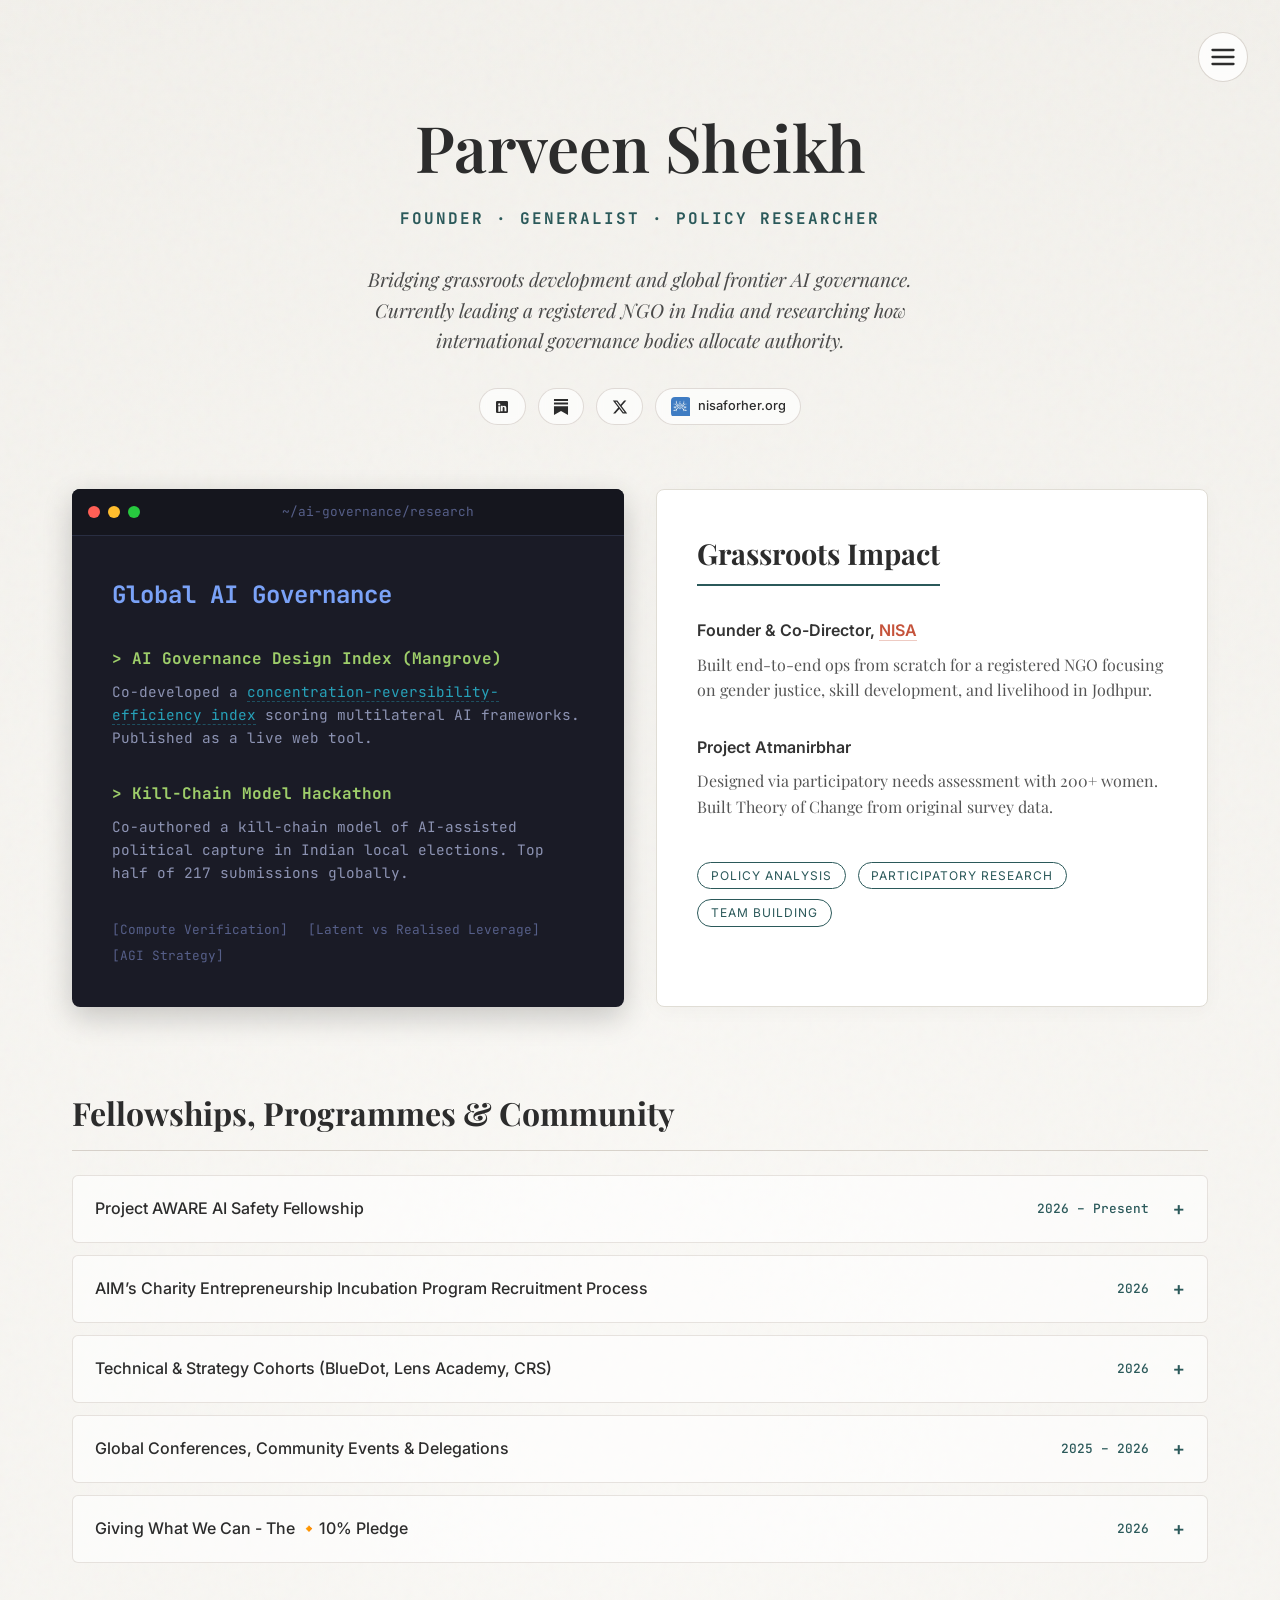
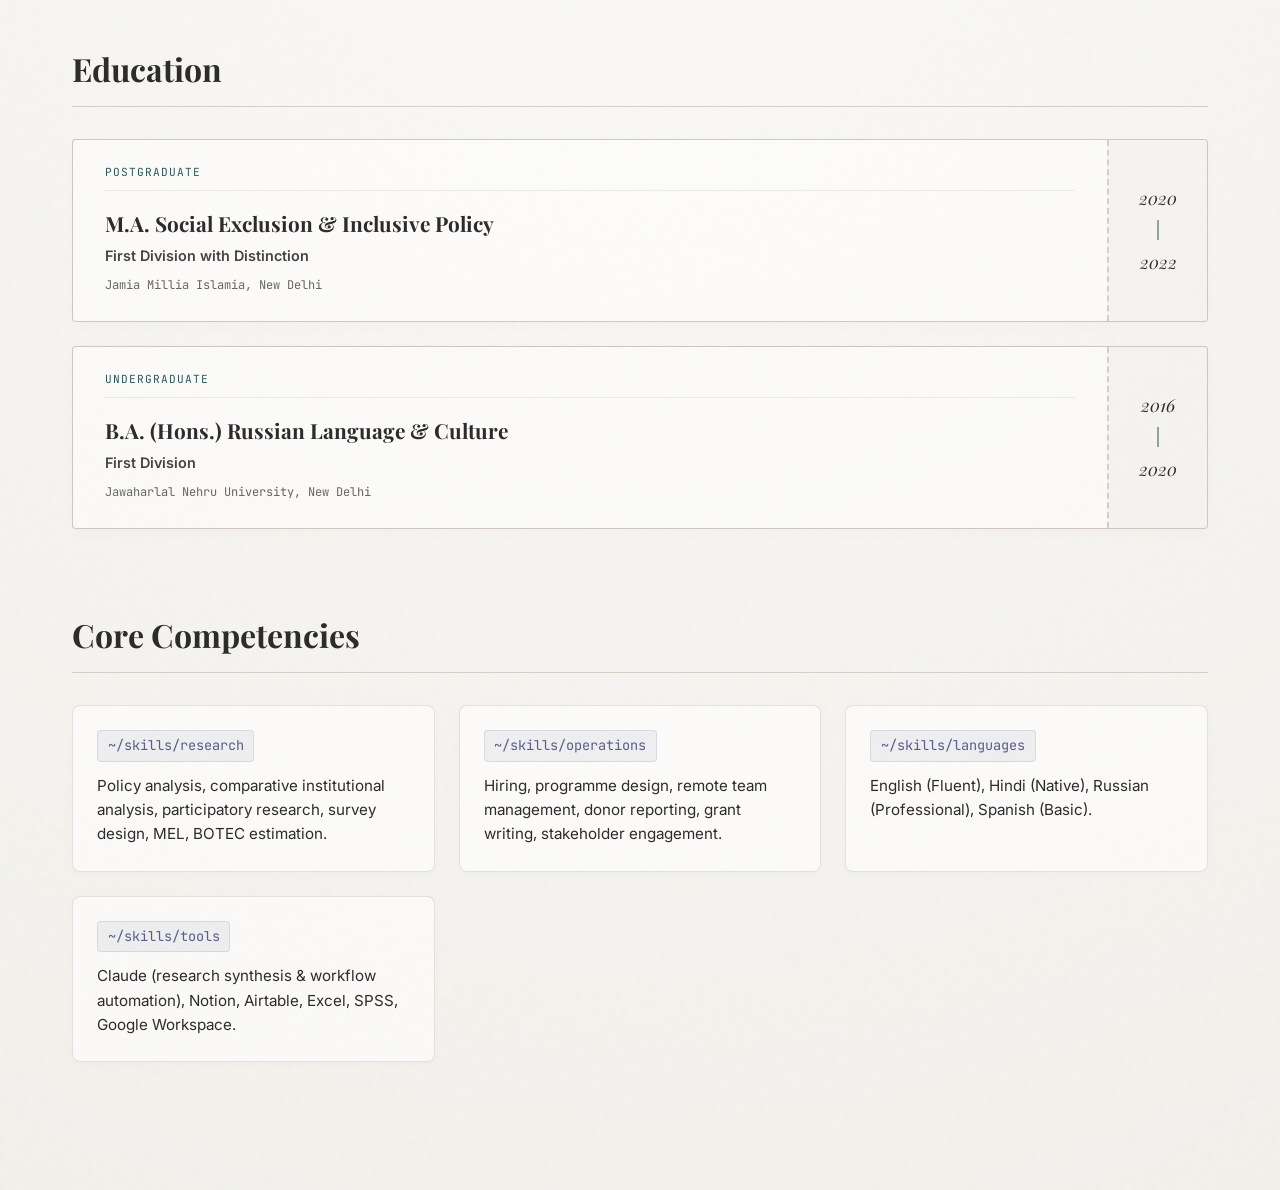
<file: index.html>
<!DOCTYPE html>
<html lang="en">
<head>
    <meta charset="UTF-8">
    <meta name="viewport" content="width=device-width, initial-scale=1.0">
    <title>Parveen Sheikh | Policy & AI Governance</title>
    <!-- Google Fonts: Playfair for Paper, JetBrains Mono for Terminal, Inter for general UI -->
    <link href="https://fonts.googleapis.com/css2?family=Inter:wght@300;400;600&family=JetBrains+Mono:wght@400;700&family=Playfair+Display:ital,wght@0,600;1,400&display=swap" rel="stylesheet">
    <link rel="stylesheet" href="style.css">
</head>
<body>

    <!-- Hamburger Button -->
    <button class="menu-toggle" aria-label="Open Menu">
        <svg viewBox="0 0 24 24" width="28" height="28" stroke="currentColor" stroke-width="2" fill="none" stroke-linecap="round" stroke-linejoin="round">
            <line x1="3" y1="12" x2="21" y2="12"></line>
            <line x1="3" y1="6" x2="21" y2="6"></line>
            <line x1="3" y1="18" x2="21" y2="18"></line>
        </svg>
    </button>

    <!-- Floating Navigation Panel -->
    <nav class="floating-menu">
        <div class="menu-content">
            <a href="index.html" class="menu-link">Home</a>
            <a href="about.html" class="menu-link">About</a>
            <a href="timeline.html" class="menu-link">Timeline & CV</a>
            <a href="contact.html" class="menu-link">Contact & Links</a>
        </div>
    </nav>

    <!-- Hero Section -->
    <header class="hero">
        <h1 class="name">Parveen Sheikh</h1>
        <h2 class="subtitle">Founder · Generalist · Policy Researcher</h2>
        <p class="bio">
            Bridging grassroots development and global frontier AI governance. 
            Currently leading a registered NGO in India and researching how international governance bodies allocate authority.
        </p>

        <div class="social-bar">
            <a href="https://www.linkedin.com/in/parveen-sheikh/" target="_blank" rel="noopener" class="social-chip">
                <svg viewBox="0 0 24 24" width="16" height="16" fill="currentColor"><path d="M19 3a2 2 0 0 1 2 2v14a2 2 0 0 1-2 2H5a2 2 0 0 1-2-2V5a2 2 0 0 1 2-2h14m-.5 15.5v-5.3a3.26 3.26 0 0 0-3.26-3.26c-.85 0-1.84.52-2.28 1.3v-1.11h-2.79v8.37h2.79v-4.93c0-.77.62-1.4 1.39-1.4a1.4 1.4 0 0 1 1.4 1.4v4.93h2.75M6.46 10.9v8.37H9.2V10.9H6.46M7.83 6.45a1.65 1.65 0 0 0-1.66 1.66 1.66 1.66 0 0 0 1.66 1.66 1.67 1.67 0 0 0 1.67-1.66 1.66 1.66 0 0 0-1.67-1.66Z"/></svg>
            </a>
            <a href="https://parveen98.substack.com" target="_blank" rel="noopener" class="social-chip">
                <svg viewBox="0 0 24 24" width="16" height="16" fill="currentColor"><path d="M22.539 8.242H1.46V5.406h21.08v2.836zM1.46 10.812V24L12 18.11 22.54 24V10.812H1.46zM22.54 0H1.46v2.836h21.08V0z"/></svg>
            </a>
            <a href="https://x.com/sheikh_par20618" target="_blank" rel="noopener" class="social-chip">
                <svg viewBox="0 0 24 24" width="16" height="16" fill="currentColor"><path d="M18.244 2.25h3.308l-7.227 8.26 8.502 11.24H16.17l-5.214-6.817L4.99 21.75H1.68l7.73-8.835L1.254 2.25H8.08l4.713 6.231zm-1.161 17.52h1.833L7.084 4.126H5.117z"/></svg>
            </a>
            <a href="https://nisaforher.org" target="_blank" rel="noopener" class="social-chip">
                <img src="assests\img\NisaLogoBlue.webp" alt="NISA Logo" width="20" height="20" style="border-radius: 4px; object-fit: cover;">
                <span>nisaforher.org</span>
            </a>
        </div>
    </header>

    <!-- The Macro / Micro Split Section -->
    <section class="work-split">
        
        <!-- Terminal Aesthetic (Macro / AI) -->
        <div class="track ai-track">
            <div class="window-header">
                <span class="dot red"></span>
                <span class="dot yellow"></span>
                <span class="dot green"></span>
                <span class="window-title">~/ai-governance/research</span>
            </div>
            <div class="terminal-content">
                <h3>Global AI Governance</h3>
                <div class="project">
                    <h4>> AI Governance Design Index (Mangrove)</h4>
                    <p>Co-developed a <a href="https://governance-index.camilla-balbis.workers.dev/" class="text-link">concentration-reversibility-efficiency index</a> scoring multilateral AI frameworks. Published as a live web tool.</p>
                </div>
                <div class="project">
                    <h4>> Kill-Chain Model Hackathon</h4>
                    <p>Co-authored a kill-chain model of AI-assisted political capture in Indian local elections. Top half of 217 submissions globally.</p>
                </div>
                <div class="tech-stack">
                    <span>[Compute Verification]</span> <span>[Latent vs Realised Leverage]</span> <span>[AGI Strategy]</span>
                </div>
            </div>
        </div>

        <div class="track ngo-track">
            <div class="paper-content">
                <h3>Grassroots Impact</h3>
                <div class="project">
                    <h4>Founder & Co-Director, <a href="https://www.nisaforher.org/" class="text-link">NISA</a></h4>
                    <p>Built end-to-end ops from scratch for a registered NGO focusing on gender justice, skill development, and livelihood in Jodhpur.</p>
                </div>
                <div class="project">
                    <h4>Project Atmanirbhar</h4>
                    <p>Designed via participatory needs assessment with 200+ women. Built Theory of Change from original survey data.</p>
                </div>
                <div class="tags">
                    <span>Policy Analysis</span> <span>Participatory Research</span> <span>Team Building</span>
                </div>
            </div>
        </div>

    </section>

    <section class="accordion-section">
        <h3 class="section-title">Fellowships, Programmes & Community</h3>
        
        <div class="accordion-group">
            
            <details>
                <summary>
                    <span class="summary-left">Project AWARE AI Safety Fellowship</span>
                    <span class="summary-date">2026 – Present</span>
                </summary>
                <div class="details-content">
                    <p>Policy and operations fellowship focused on international AI safety programme delivery, coordinating across international cohorts and multilateral frameworks.</p>
                </div>
            </details>

            <details>
                <summary>
                    <span class="summary-left">AIM’s Charity Entrepreneurship Incubation Program Recruitment Process</span>
                    <span class="summary-date">2026</span>
                </summary>
                <div class="details-content">
                    <p>Reached round 4/5 in the recruitment. I was among the top 3% candidates globally.</p>
                </div>
            </details>

            <details>
                <summary>
                    <span class="summary-left">Technical & Strategy Cohorts (BlueDot, Lens Academy, CRS)</span>
                    <span class="summary-date">2026</span>
                </summary>
                <div class="details-content">
                    <p>Completed intensive training in AGI Strategy (BlueDot Impact), Compute Verification protocols (Lens Academy), and Suffering-Focused Ethics (Center for Reducing Suffering).</p>
                </div>
            </details>

            <details>
                <summary>
                    <span class="summary-left">Global Conferences, Community Events & Delegations</span>
                    <span class="summary-date">2025 – 2026</span>
                </summary>
                <div class="details-content">
                    <p><strong>Previous:</strong> EAGxIndia 2025 and EAGxIndia 2026</p>
                    <p><strong>Upcoming:</strong> EAG NYC, Swiss AI Safety Days, EAGxBerlin</p>
                </div>
            </details>

            <details>
                <summary>
                    <span class="summary-left">Giving What We Can - The 🔸10% Pledge</span>
                    <span class="summary-date">2026</span>
                </summary>
                <div class="details-content">
                    <p>I’ve pledged to Donate 10% of my Annual Income to High-Impact Charities.</p>
                </div>
            </details>

        </div>
    </section>

    <!-- Education Section -->
    <section class="education-section">
        <h3 class="section-title">Education</h3>
        
        <div class="tickets-container">
            <!-- Degree 1 -->
            <div class="degree-ticket">
                <div class="ticket-main">
                    <div class="ticket-meta">
                        <span>POSTGRADUATE</span>
                    </div>
                    <h4>M.A. Social Exclusion & Inclusive Policy</h4>
                    <p>First Division with Distinction</p>
                    <span class="institution">Jamia Millia Islamia, New Delhi</span>
                </div>
                <div class="ticket-stub">
                    <span class="stub-year">2020</span>
                    <div class="stub-line"></div>
                    <span class="stub-year">2022</span>
                </div>
            </div>

            <!-- Degree 2 -->
            <div class="degree-ticket">
                <div class="ticket-main">
                    <div class="ticket-meta">
                        <span>UNDERGRADUATE</span>
                    </div>
                    <h4>B.A. (Hons.) Russian Language & Culture</h4>
                    <p>First Division</p>
                    <span class="institution">Jawaharlal Nehru University, New Delhi</span>
                </div>
                <div class="ticket-stub">
                    <span class="stub-year">2016</span>
                    <div class="stub-line"></div>
                    <span class="stub-year">2020</span>
                </div>
            </div>
        </div>
    </section>

    <!-- Skills Section -->
    <section class="skills-section">
        <h3 class="section-title">Core Competencies</h3>
        
        <div class="skills-grid">
            <!-- Category 1 -->
            <div class="skill-card">
                <div class="skill-category">~/skills/research</div>
                <p>Policy analysis, comparative institutional analysis, participatory research, survey design, MEL, BOTEC estimation.</p>
            </div>
            
            <!-- Category 2 -->
            <div class="skill-card">
                <div class="skill-category">~/skills/operations</div>
                <p>Hiring, programme design, remote team management, donor reporting, grant writing, stakeholder engagement.</p>
            </div>

            <!-- Category 3 -->
            <div class="skill-card">
                <div class="skill-category">~/skills/languages</div>
                <p>English (Fluent), Hindi (Native), Russian (Professional), Spanish (Basic).</p>
            </div>

            <!-- Category 4 -->
            <div class="skill-card">
                <div class="skill-category">~/skills/tools</div>
                <p>Claude (research synthesis & workflow automation), Notion, Airtable, Excel, SPSS, Google Workspace.</p>
            </div>
        </div>
    </section>

    <script src="script.js"></script>

</body>
</html>
</file>
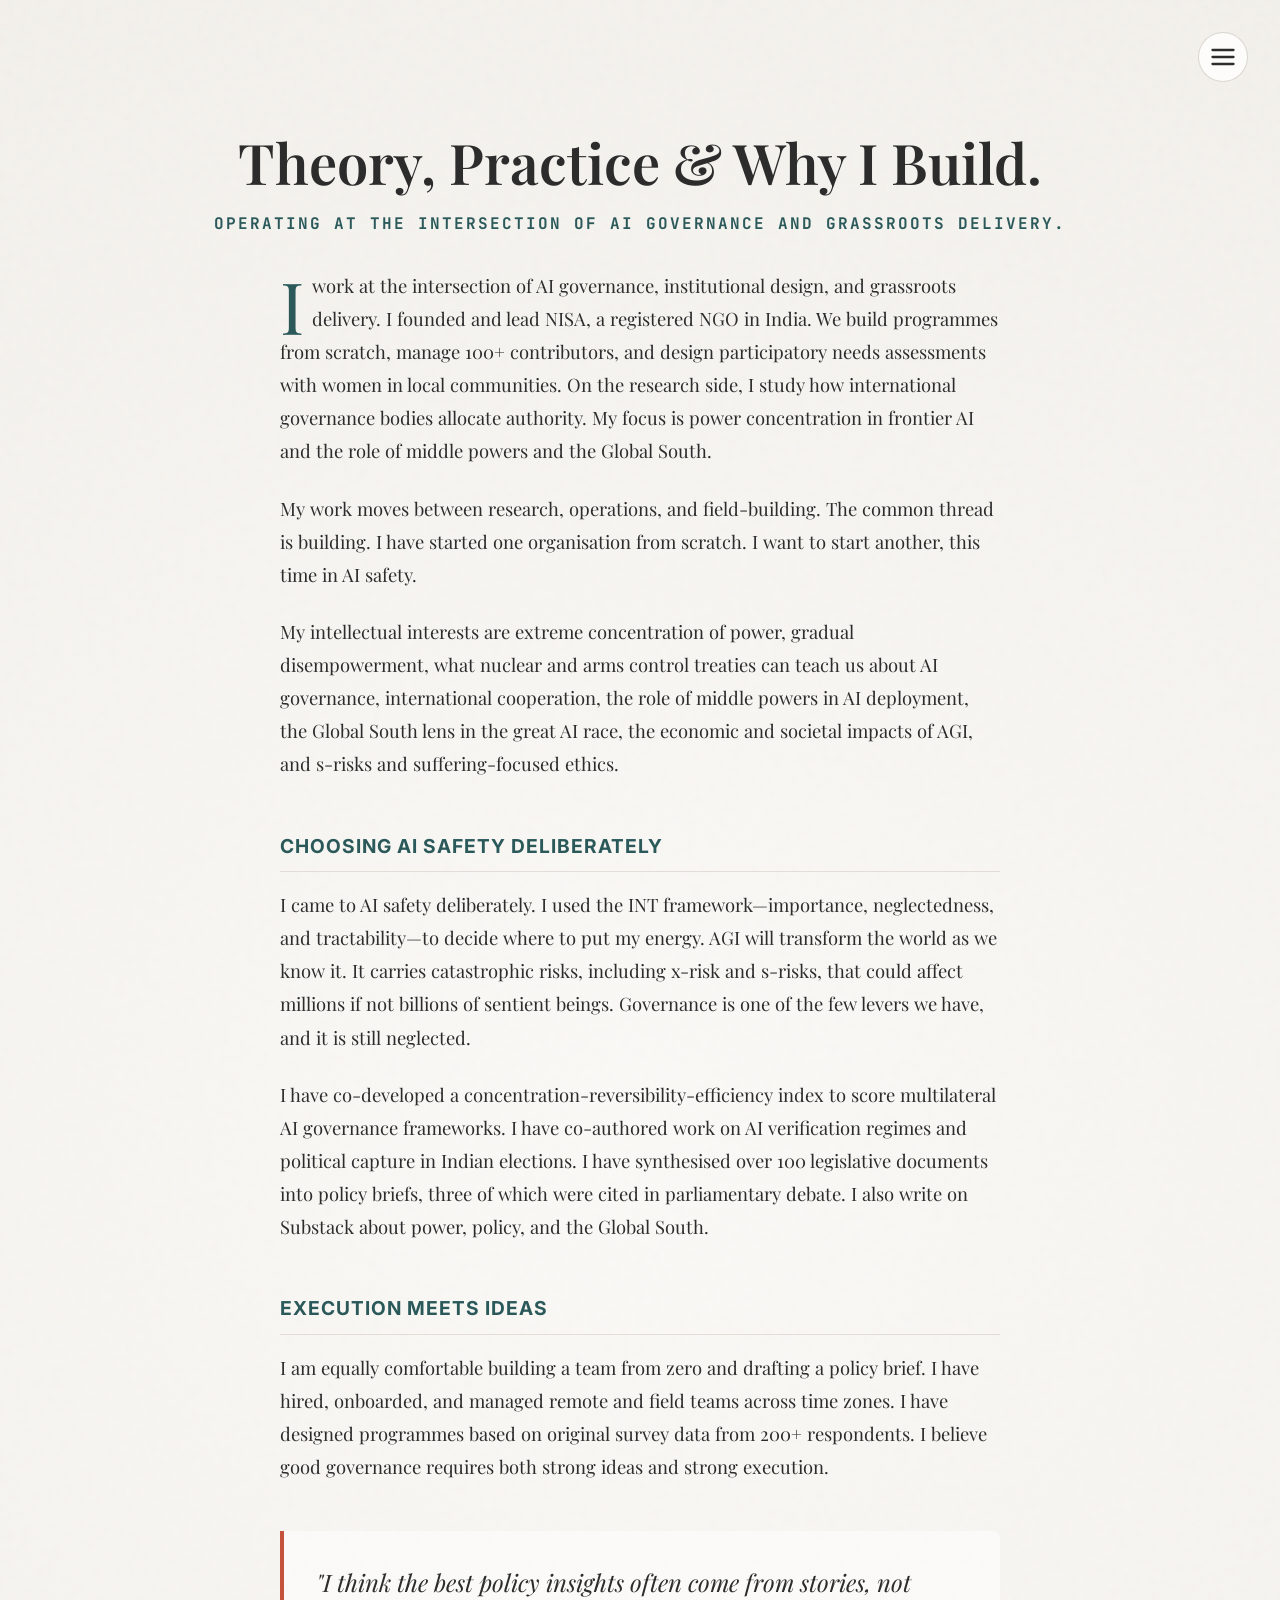
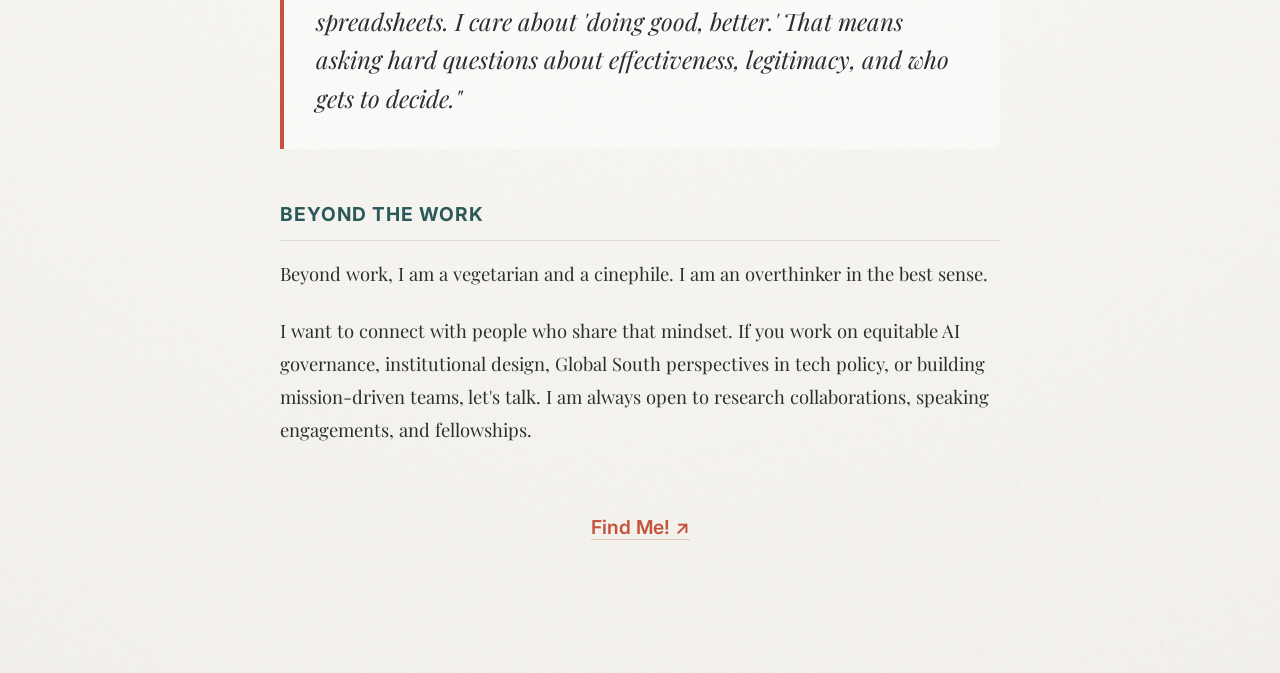
<file: about.html>
<!DOCTYPE html>
<html lang="en">
<head>
    <meta charset="UTF-8">
    <meta name="viewport" content="width=device-width, initial-scale=1.0">
    <title>About | Parveen Sheikh</title>
    <!-- Google Fonts -->
    <link href="https://fonts.googleapis.com/css2?family=Inter:wght@300;400;600&family=JetBrains+Mono:wght@400;700&family=Playfair+Display:ital,wght@0,600;1,400&display=swap" rel="stylesheet">
    <link rel="stylesheet" href="style.css">
</head>
<body>

    <!-- Hamburger Button -->
    <button class="menu-toggle" aria-label="Open Menu">
        <svg viewBox="0 0 24 24" width="28" height="28" stroke="currentColor" stroke-width="2" fill="none" stroke-linecap="round" stroke-linejoin="round">
            <line x1="3" y1="12" x2="21" y2="12"></line>
            <line x1="3" y1="6" x2="21" y2="6"></line>
            <line x1="3" y1="18" x2="21" y2="18"></line>
        </svg>
    </button>

    <!-- Floating Navigation Panel -->
    <nav class="floating-menu">
        <div class="menu-content">
            <a href="index.html" class="menu-link">Home</a>
            <a href="about.html" class="menu-link">About</a>
            <a href="timeline.html" class="menu-link">Timeline & CV</a>
            <a href="contact.html" class="menu-link">Contact & Links</a>
        </div>
    </nav>

    <!-- Editorial Header -->
    <header class="hero about-hero">
        <h1 class="name">Theory, Practice & Why I Build.</h1>
        <h2 class="subtitle">Operating at the intersection of AI governance and grassroots delivery.</h2>
    </header>

    <!-- About Content (Editorial Layout) -->
    <article class="editorial-content">
        
        <p class="drop-cap">
            I work at the intersection of AI governance, institutional design, and grassroots delivery. I founded and lead NISA, a registered NGO in India. We build programmes from scratch, manage 100+ contributors, and design participatory needs assessments with women in local communities. On the research side, I study how international governance bodies allocate authority. My focus is power concentration in frontier AI and the role of middle powers and the Global South.
        </p>

        <p>
            My work moves between research, operations, and field-building. The common thread is building. I have started one organisation from scratch. I want to start another, this time in AI safety.
        </p>

        <p>
            My intellectual interests are extreme concentration of power, gradual disempowerment, what nuclear and arms control treaties can teach us about AI governance, international cooperation, the role of middle powers in AI deployment, the Global South lens in the great AI race, the economic and societal impacts of AGI, and s-risks and suffering-focused ethics.
        </p>

        <h3>Choosing AI Safety Deliberately</h3>
        <p>
            I came to AI safety deliberately. I used the INT framework—importance, neglectedness, and tractability—to decide where to put my energy. AGI will transform the world as we know it. It carries catastrophic risks, including x-risk and s-risks, that could affect millions if not billions of sentient beings. Governance is one of the few levers we have, and it is still neglected.
        </p>
        <p>
            I have co-developed a concentration-reversibility-efficiency index to score multilateral AI governance frameworks. I have co-authored work on AI verification regimes and political capture in Indian elections. I have synthesised over 100 legislative documents into policy briefs, three of which were cited in parliamentary debate. I also write on Substack about power, policy, and the Global South.
        </p>

        <h3>Execution Meets Ideas</h3>
        <p>
            I am equally comfortable building a team from zero and drafting a policy brief. I have hired, onboarded, and managed remote and field teams across time zones. I have designed programmes based on original survey data from 200+ respondents. I believe good governance requires both strong ideas and strong execution.
        </p>

        <blockquote class="pull-quote">
            "I think the best policy insights often come from stories, not spreadsheets. I care about 'doing good, better.' That means asking hard questions about effectiveness, legitimacy, and who gets to decide."
        </blockquote>

        <h3>Beyond the Work</h3>
        <p>
            Beyond work, I am a vegetarian and a cinephile. I am an overthinker in the best sense. 
        </p>
        <p>
            I want to connect with people who share that mindset. If you work on equitable AI governance, institutional design, Global South perspectives in tech policy, or building mission-driven teams, let's talk. I am always open to research collaborations, speaking engagements, and fellowships.
        </p>

        <div class="about-cta">
            <a href="contact.html" class="text-link">Find Me! ↗</a>
        </div>

    </article>

    <script src="script.js"></script>
</body>
</html>
</file>
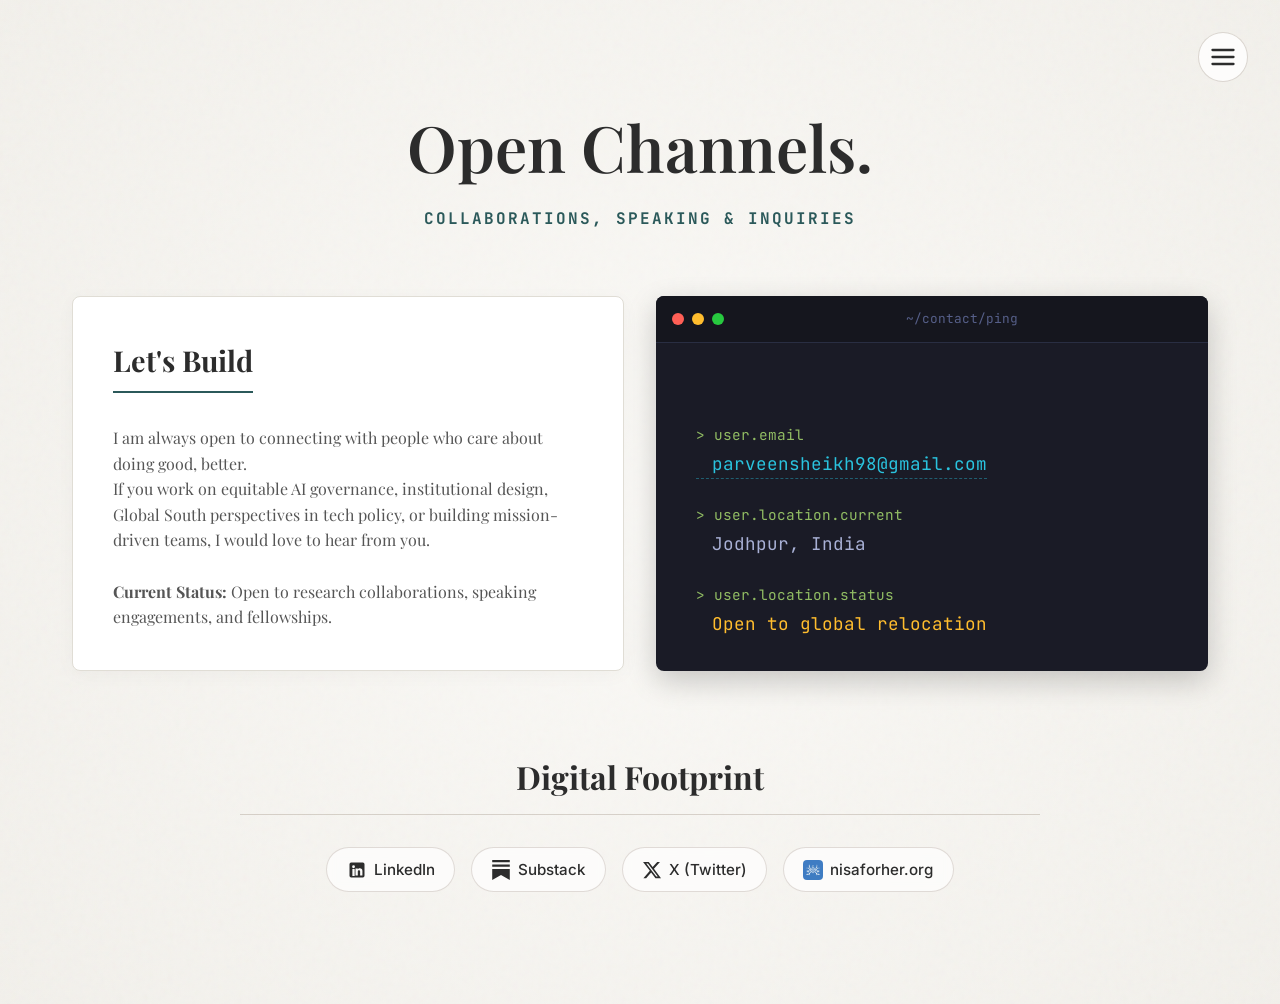
<file: contact.html>
<!DOCTYPE html>
<html lang="en">
<head>
    <meta charset="UTF-8">
    <meta name="viewport" content="width=device-width, initial-scale=1.0">
    <title>Contact | Parveen Sheikh</title>
    <!-- Google Fonts -->
    <link href="https://fonts.googleapis.com/css2?family=Inter:wght@300;400;600&family=JetBrains+Mono:wght@400;700&family=Playfair+Display:ital,wght@0,600;1,400&display=swap" rel="stylesheet">
    <link rel="stylesheet" href="style.css">
</head>
<body>

    <!-- Hamburger Button -->
    <button class="menu-toggle" aria-label="Open Menu">
        <svg viewBox="0 0 24 24" width="28" height="28" stroke="currentColor" stroke-width="2" fill="none" stroke-linecap="round" stroke-linejoin="round">
            <line x1="3" y1="12" x2="21" y2="12"></line>
            <line x1="3" y1="6" x2="21" y2="6"></line>
            <line x1="3" y1="18" x2="21" y2="18"></line>
        </svg>
    </button>

    <!-- Floating Navigation Panel -->
    <nav class="floating-menu">
        <div class="menu-content">
            <a href="index.html" class="menu-link">Home</a>
            <a href="about.html" class="menu-link">About</a>
            <a href="timeline.html" class="menu-link">Timeline & CV</a>
            <a href="contact.html" class="menu-link">Contact & Links</a>
        </div>
    </nav>

    <!-- Header -->
    <header class="hero">
        <h1 class="name">Open Channels.</h1>
        <h2 class="subtitle">Collaborations, Speaking & Inquiries</h2>
    </header>

    <!-- Contact Split Section -->
    <section class="work-split contact-split">
        
        <!-- Left Side: Editorial Pitch -->
        <div class="track ngo-track">
            <div class="paper-content">
                <h3>Let's Build</h3>
                <p>I am always open to connecting with people who care about doing good, better.</p>
                <p>If you work on equitable AI governance, institutional design, Global South perspectives in tech policy, or building mission-driven teams, I would love to hear from you.</p>
                <br>
                <p><strong>Current Status:</strong> Open to research collaborations, speaking engagements, and fellowships.</p>
            </div>
        </div>

        <!-- Right Side: Terminal Contact Info -->
        <div class="track ai-track">
            <div class="window-header">
                <span class="dot red"></span>
                <span class="dot yellow"></span>
                <span class="dot green"></span>
                <span class="window-title">~/contact/ping</span>
            </div>
            <div class="terminal-content contact-terminal">
                <div class="terminal-line">
                    <span class="prompt">> user.email</span>
                    <a href="mailto:parveensheikh98@gmail.com" class="text-link">parveensheikh98@gmail.com</a>
                </div>
                <div class="terminal-line">
                    <span class="prompt">> user.location.current</span>
                    <span class="output">Jodhpur, India</span>
                </div>
                <div class="terminal-line">
                    <span class="prompt">> user.location.status</span>
                    <span class="output highlight">Open to global relocation</span>
                </div>
            </div>
        </div>

    </section>

    <!-- Digital Footprint (Socials) -->
    <section class="digital-footprint">
        <h3 class="section-title text-center">Digital Footprint</h3>
        
        <div class="social-bar large-socials">
            <a href="https://www.linkedin.com/in/parveen-sheikh/" target="_blank" rel="noopener" class="social-chip">
                <svg viewBox="0 0 24 24" width="20" height="20" fill="currentColor"><path d="M19 3a2 2 0 0 1 2 2v14a2 2 0 0 1-2 2H5a2 2 0 0 1-2-2V5a2 2 0 0 1 2-2h14m-.5 15.5v-5.3a3.26 3.26 0 0 0-3.26-3.26c-.85 0-1.84.52-2.28 1.3v-1.11h-2.79v8.37h2.79v-4.93c0-.77.62-1.4 1.39-1.4a1.4 1.4 0 0 1 1.4 1.4v4.93h2.75M6.46 10.9v8.37H9.2V10.9H6.46M7.83 6.45a1.65 1.65 0 0 0-1.66 1.66 1.66 1.66 0 0 0 1.66 1.66 1.67 1.67 0 0 0 1.67-1.66 1.66 1.66 0 0 0-1.67-1.66Z"/></svg>
                <span>LinkedIn</span>
            </a>
            <a href="https://parveen98.substack.com" target="_blank" rel="noopener" class="social-chip">
                <svg viewBox="0 0 24 24" width="20" height="20" fill="currentColor"><path d="M22.539 8.242H1.46V5.406h21.08v2.836zM1.46 10.812V24L12 18.11 22.54 24V10.812H1.46zM22.54 0H1.46v2.836h21.08V0z"/></svg>
                <span>Substack</span>
            </a>
            <a href="https://x.com/sheikh_par20618" target="_blank" rel="noopener" class="social-chip">
                <svg viewBox="0 0 24 24" width="20" height="20" fill="currentColor"><path d="M18.244 2.25h3.308l-7.227 8.26 8.502 11.24H16.17l-5.214-6.817L4.99 21.75H1.68l7.73-8.835L1.254 2.25H8.08l4.713 6.231zm-1.161 17.52h1.833L7.084 4.126H5.117z"/></svg>
                <span>X (Twitter)</span>
            </a>
            <a href="https://nisaforher.org" target="_blank" rel="noopener" class="social-chip">
                <img src="assests\img\NisaLogoBlue.webp" alt="NISA Logo" width="20" height="20" style="border-radius: 4px; object-fit: cover;">
                <span>nisaforher.org</span>
            </a>
        </div>
    </section>

    <script src="script.js"></script>
</body>
</html>
</file>
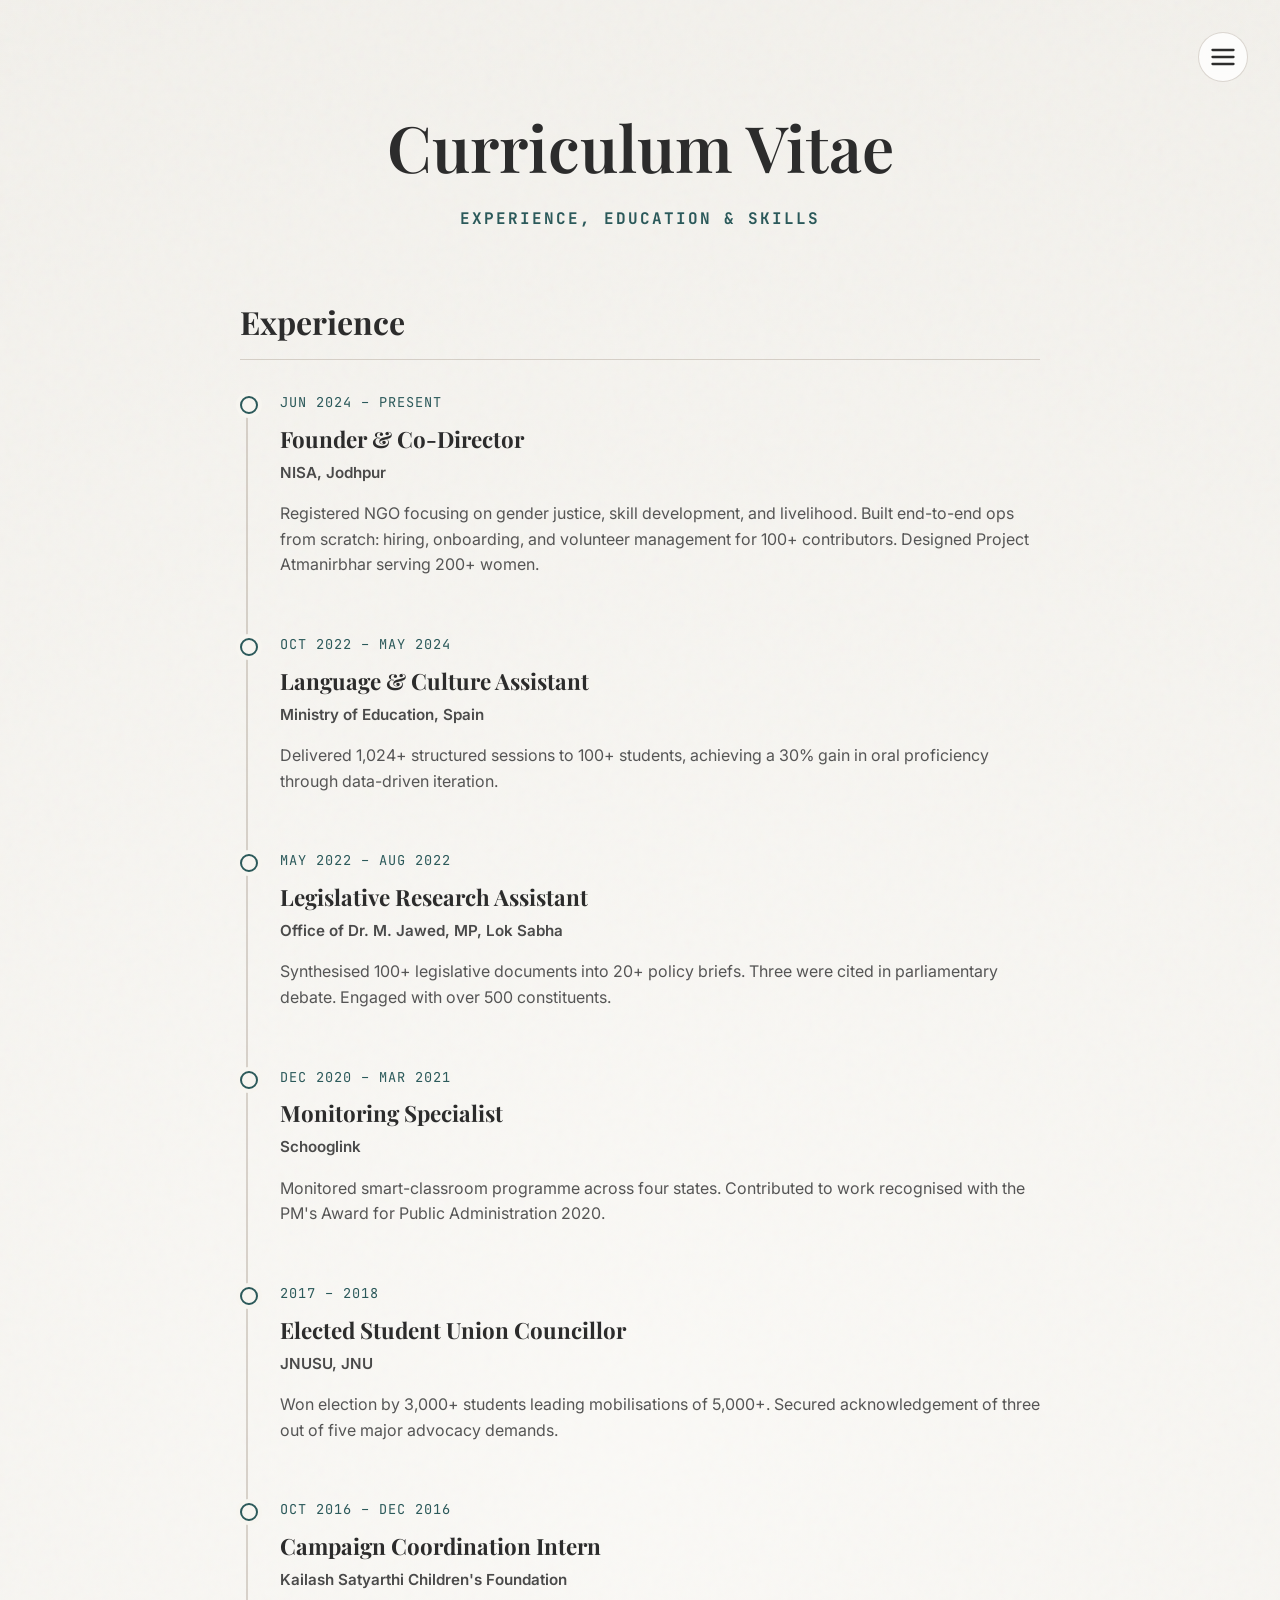
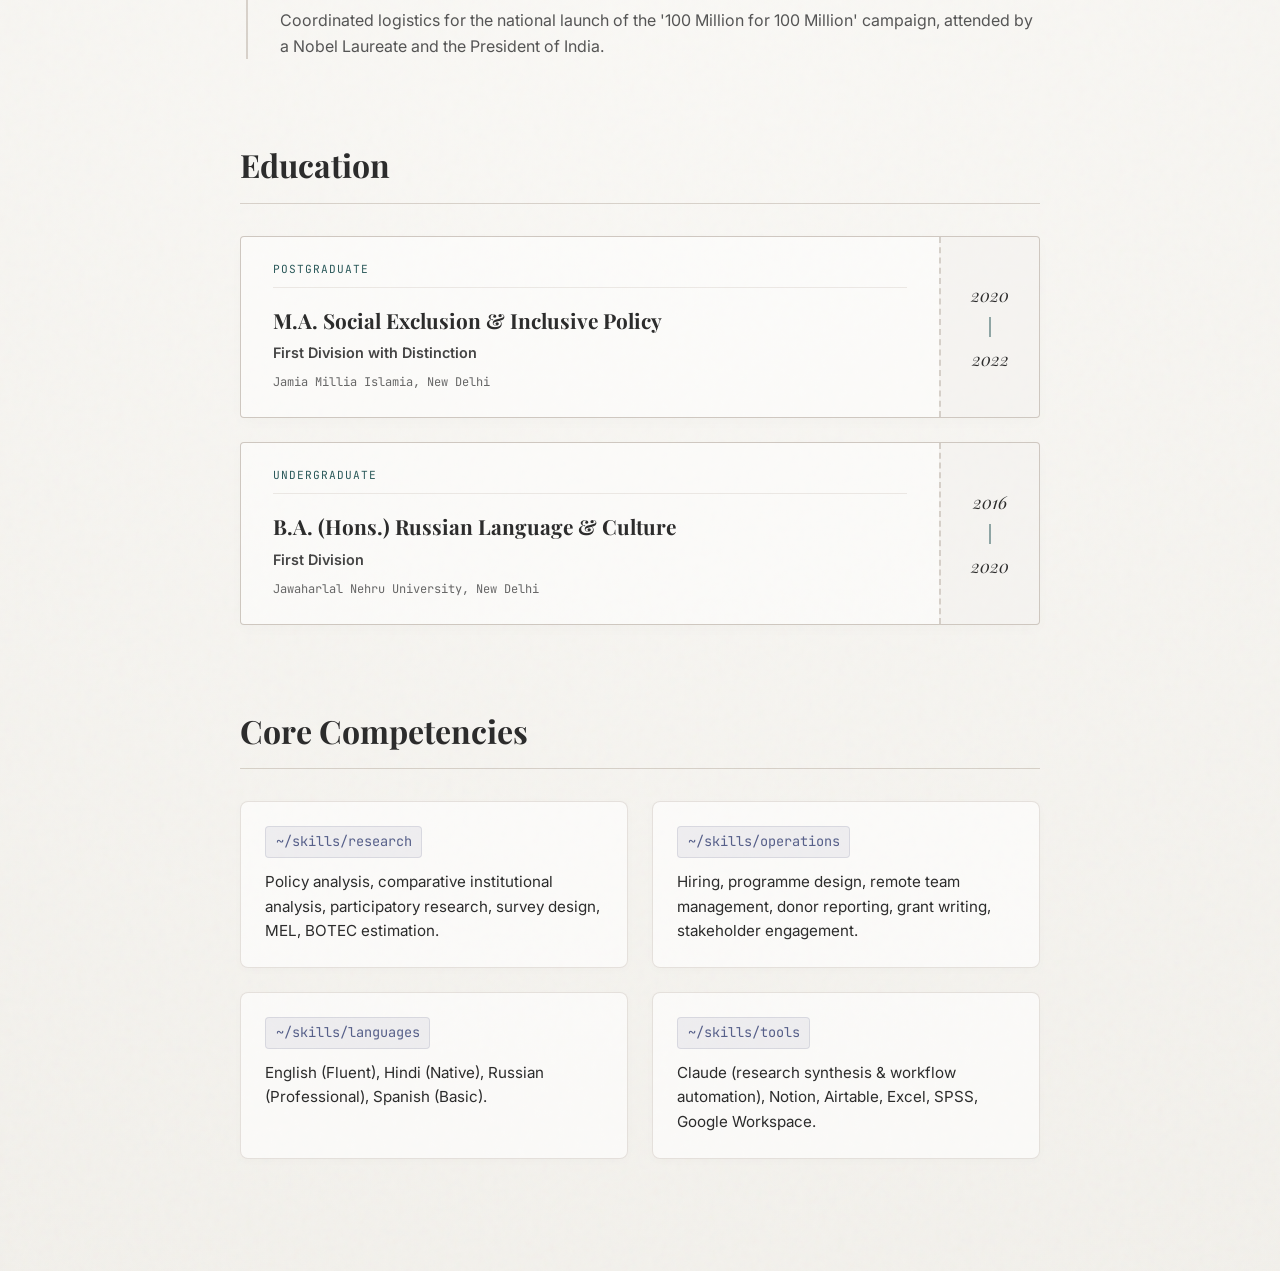
<file: timeline.html>
<!DOCTYPE html>
<html lang="en">
<head>
    <meta charset="UTF-8">
    <meta name="viewport" content="width=device-width, initial-scale=1.0">
    <title>Timeline & CV | Parveen Sheikh</title>
    <!-- Google Fonts -->
    <link href="https://fonts.googleapis.com/css2?family=Inter:wght@300;400;600&family=JetBrains+Mono:wght@400;700&family=Playfair+Display:ital,wght@0,600;1,400&display=swap" rel="stylesheet">
    <link rel="stylesheet" href="style.css">
</head>
<body>

    <!-- Hamburger Button -->
    <button class="menu-toggle" aria-label="Open Menu">
        <svg viewBox="0 0 24 24" width="28" height="28" stroke="currentColor" stroke-width="2" fill="none" stroke-linecap="round" stroke-linejoin="round">
            <line x1="3" y1="12" x2="21" y2="12"></line>
            <line x1="3" y1="6" x2="21" y2="6"></line>
            <line x1="3" y1="18" x2="21" y2="18"></line>
        </svg>
    </button>

    <!-- Floating Navigation Panel -->
    <nav class="floating-menu">
        <div class="menu-content">
            <a href="index.html" class="menu-link">Home</a>
            <a href="about.html" class="menu-link">About</a>
            <a href="timeline.html" class="menu-link">Timeline & CV</a>
            <a href="contact.html" class="menu-link">Contact & Links</a>
        </div>
    </nav>

    <header class="hero">
        <h1 class="name">Curriculum Vitae</h1>
        <h2 class="subtitle">Experience, Education & Skills</h2>
    </header>

    <!-- Experience Timeline -->
    <section class="cv-section">
        <h3 class="section-title">Experience</h3>
        
        <div class="vertical-timeline">
            
            <div class="timeline-event">
                <div class="event-date">Jun 2024 – Present</div>
                <div class="event-content">
                    <h4>Founder & Co-Director</h4>
                    <span class="event-org">NISA, Jodhpur</span>
                    <p>Registered NGO focusing on gender justice, skill development, and livelihood. Built end-to-end ops from scratch: hiring, onboarding, and volunteer management for 100+ contributors. Designed Project Atmanirbhar serving 200+ women.</p>
                </div>
            </div>

            <div class="timeline-event">
                <div class="event-date">Oct 2022 – May 2024</div>
                <div class="event-content">
                    <h4>Language & Culture Assistant</h4>
                    <span class="event-org">Ministry of Education, Spain</span>
                    <p>Delivered 1,024+ structured sessions to 100+ students, achieving a 30% gain in oral proficiency through data-driven iteration.</p>
                </div>
            </div>

            <div class="timeline-event">
                <div class="event-date">May 2022 – Aug 2022</div>
                <div class="event-content">
                    <h4>Legislative Research Assistant</h4>
                    <span class="event-org">Office of Dr. M. Jawed, MP, Lok Sabha</span>
                    <p>Synthesised 100+ legislative documents into 20+ policy briefs. Three were cited in parliamentary debate. Engaged with over 500 constituents.</p>
                </div>
            </div>

            <div class="timeline-event">
                <div class="event-date">Dec 2020 – Mar 2021</div>
                <div class="event-content">
                    <h4>Monitoring Specialist</h4>
                    <span class="event-org">Schooglink</span>
                    <p>Monitored smart-classroom programme across four states. Contributed to work recognised with the PM's Award for Public Administration 2020.</p>
                </div>
            </div>

            <div class="timeline-event">
                <div class="event-date">2017 – 2018</div>
                <div class="event-content">
                    <h4>Elected Student Union Councillor</h4>
                    <span class="event-org">JNUSU, JNU</span>
                    <p>Won election by 3,000+ students leading mobilisations of 5,000+. Secured acknowledgement of three out of five major advocacy demands.</p>
                </div>
            </div>

            <div class="timeline-event">
                <div class="event-date">Oct 2016 – Dec 2016</div>
                <div class="event-content">
                    <h4>Campaign Coordination Intern</h4>
                    <span class="event-org">Kailash Satyarthi Children's Foundation</span>
                    <p>Coordinated logistics for the national launch of the '100 Million for 100 Million' campaign, attended by a Nobel Laureate and the President of India.</p>
                </div>
            </div>

        </div>
    </section>

    <!-- Education (Museum Tickets) -->
    <section class="cv-section education-section">
        <h3 class="section-title">Education</h3>
        <div class="tickets-container">
            <div class="degree-ticket">
                <div class="ticket-main">
                    <div class="ticket-meta"><span>POSTGRADUATE</span></div>
                    <h4>M.A. Social Exclusion & Inclusive Policy</h4>
                    <p>First Division with Distinction</p>
                    <span class="institution">Jamia Millia Islamia, New Delhi</span>
                </div>
                <div class="ticket-stub">
                    <span class="stub-year">2020</span><div class="stub-line"></div><span class="stub-year">2022</span>
                </div>
            </div>

            <div class="degree-ticket">
                <div class="ticket-main">
                    <div class="ticket-meta"><span>UNDERGRADUATE</span></div>
                    <h4>B.A. (Hons.) Russian Language & Culture</h4>
                    <p>First Division</p>
                    <span class="institution">Jawaharlal Nehru University, New Delhi</span>
                </div>
                <div class="ticket-stub">
                    <span class="stub-year">2016</span><div class="stub-line"></div><span class="stub-year">2020</span>
                </div>
            </div>
        </div>
    </section>

    <!-- Skills (Terminal Grid) -->
    <section class="cv-section skills-section">
        <h3 class="section-title">Core Competencies</h3>
        <div class="skills-grid">
            <div class="skill-card">
                <div class="skill-category">~/skills/research</div>
                <p>Policy analysis, comparative institutional analysis, participatory research, survey design, MEL, BOTEC estimation.</p>
            </div>
            <div class="skill-card">
                <div class="skill-category">~/skills/operations</div>
                <p>Hiring, programme design, remote team management, donor reporting, grant writing, stakeholder engagement.</p>
            </div>
            <div class="skill-card">
                <div class="skill-category">~/skills/languages</div>
                <p>English (Fluent), Hindi (Native), Russian (Professional), Spanish (Basic).</p>
            </div>
            <div class="skill-card">
                <div class="skill-category">~/skills/tools</div>
                <p>Claude (research synthesis & workflow automation), Notion, Airtable, Excel, SPSS, Google Workspace.</p>
            </div>
        </div>
    </section>

    <script src="script.js"></script>
</body>
</html>
</file>
<file: style.css>
/* --- Variables --- */
:root {
    /* Paper Theme Colors */
    --bg-paper: #f7f5f0;
    --text-dark: #2c2c2c;
    --accent-paper: #2b595a;

    /* Terminal Theme Colors */
    --bg-terminal: #1a1b26;
    --text-terminal: #a9b1d6;
    --accent-terminal: #7aa2f7;
    --terminal-green: #9ece6a;

    /* Fonts */
    --font-serif: 'Playfair Display', serif;
    --font-sans: 'Inter', sans-serif;
    --font-mono: 'JetBrains Mono', monospace;
}

/* --- Global Reset & Base --- */
* {
    margin: 0;
    padding: 0;
    box-sizing: border-box;
}

body {
    background-color: #f7f5f0;
    background-image: 
        radial-gradient(circle at 50% 50%, rgba(255, 255, 255, 0.4) 0%, rgba(0, 0, 0, 0.02) 100%),
        url("data:image/svg+xml,%3Csvg viewBox='0 0 200 200' xmlns='http://www.w3.org/2000/svg'%3E%3Cfilter id='noiseFilter'%3E%3CfeTurbulence type='fractalNoise' baseFrequency='0.8' numOctaves='3' stitchTiles='stitch'/%3E%3C/filter%3E%3Crect width='100%25' height='100%25' filter='url(%23noiseFilter)' opacity='0.035'/%3E%3C/svg%3E");
    color: var(--text-dark);
    font-family: var(--font-sans);
    line-height: 1.6;
    padding: 2rem;
    max-width: 1200px;
    margin: 0 auto;
}

/* --- Hamburger Menu Button --- */
.menu-toggle {
    position: fixed;
    top: 2rem;
    right: 2rem;
    z-index: 1000;
    background: rgba(255, 255, 255, 0.8);
    border: 1px solid rgba(140, 122, 107, 0.3);
    border-radius: 50%;
    width: 50px;
    height: 50px;
    display: flex;
    justify-content: center;
    align-items: center;
    cursor: pointer;
    backdrop-filter: blur(4px);
    color: var(--text-dark);
    transition: all 0.3s ease;
}

.menu-toggle:hover {
    background: #ffffff;
    box-shadow: 0 4px 12px rgba(0, 0, 0, 0.08);
    transform: scale(1.05);
}

/* --- Floating Menu --- */
.floating-menu {
    position: fixed;
    top: 5.5rem; /* Positions it nicely below the hamburger button */
    right: 2rem;
    width: 320px;
    min-height: 33vh;
    background-color: rgba(247, 245, 240, 0.95); /* Paper theme background */
    background-image: 
        radial-gradient(circle at 50% 50%, rgba(255, 255, 255, 0.4) 0%, rgba(0, 0, 0, 0.02) 100%),
        url("data:image/svg+xml,%3Csvg viewBox='0 0 200 200' xmlns='http://www.w3.org/2000/svg'%3E%3Cfilter id='noiseFilter'%3E%3CfeTurbulence type='fractalNoise' baseFrequency='0.8' numOctaves='3' stitchTiles='stitch'/%3E%3C/filter%3E%3Crect width='100%25' height='100%25' filter='url(%23noiseFilter)' opacity='0.035'/%3E%3C/svg%3E");
    border: 1px solid rgba(140, 122, 107, 0.3);
    border-radius: 12px;
    box-shadow: 0 10px 40px rgba(0, 0, 0, 0.12);
    backdrop-filter: blur(8px);
    z-index: 999;
    display: flex;
    justify-content: center;
    align-items: center;
    padding: 1.25rem 0;
    
    /* Animation initial state */
    opacity: 0;
    pointer-events: none;
    transform: translateY(-15px);
    transition: opacity 0.3s ease, transform 0.3s ease;
}

.floating-menu.is-active {
    opacity: 1;
    pointer-events: all;
    transform: translateY(0);
}

.menu-content {
    display: flex;
    flex-direction: column;
    text-align: left;
    gap: 0.75rem;
    width: 100%;
    margin-left: 2rem;
}

.menu-link {
    font-family: var(--font-mono);
    font-size: 1.5rem;
    color: var(--text-dark);
    text-decoration: none;
    transition: color 0.2s ease, transform 0.2s ease;
}

.menu-link:hover {
    color: #c5533b;
    transform: translateY(-2px);
}

/* Mobile Adjustment for the Floating Menu */
@media (max-width: 600px) {
    .floating-menu {
        top: 6rem;
        right: 1rem;
        left: 1rem;
        width: auto; /* Takes up most of the mobile screen width */
    }
}

/* --- Global Links (Paper Theme Defaults) --- */
a.text-link {
    color: #c5533b; /* Editorial Rust */
    text-decoration: none;
    border-bottom: 1px solid rgba(197, 83, 59, 0.3);
    transition: color 0.2s ease, border-color 0.2s ease;
}

a.text-link:hover {
    color: #9a3c28;
    border-bottom-color: #9a3c28;
}

a.text-link:visited {
    color: #7a625a; /* Slate Brown */
    border-bottom-color: rgba(122, 98, 90, 0.3);
}

/* --- Terminal Links (Dark Theme Overrides) --- */
.ai-track a.text-link {
    color: #2ac3de; /* Terminal Cyan */
    border-bottom: 1px dashed rgba(42, 195, 222, 0.4); /* Dashed underline fits the code vibe */
}

.ai-track a.text-link:hover {
    color: #ffffff;
    border-bottom-color: #ffffff;
}

.ai-track a.text-link:visited {
    color: #bb9af7; /* Terminal Purple */
    border-bottom-color: rgba(187, 154, 247, 0.4);
}

/* --- Hero Section --- */
.hero {
    margin-bottom: 4rem;
    padding-top: 4rem;
    text-align: center;
}

.name {
    font-family: var(--font-serif);
    font-size: 4rem;
    font-weight: 600;
    color: var(--text-dark);
    margin-bottom: 0.5rem;
}

.subtitle {
    font-family: var(--font-mono);
    font-size: 1rem;
    color: var(--accent-paper);
    margin-bottom: 2rem;
    text-transform: uppercase;
    letter-spacing: 2px;
}

.bio {
    font-size: 1.2rem;
    max-width: 600px;
    margin: 0 auto;
    font-family: var(--font-serif);
    font-style: italic;
    color: #4a4a4a;
}

/* --- Split Section Layout --- */
.work-split {
    display: grid;
    grid-template-columns: 1fr 1fr;
    gap: 2rem;
    align-items: stretch; /* Makes both columns equal height */
}

/* --- Track Shared Styles --- */
.track {
    border-radius: 8px;
    padding: 2.5rem;
    transition: transform 0.3s ease;
}

.track:hover {
    transform: translateY(-5px);
}

.project {
    margin-bottom: 2rem;
}

/* --- AI / Terminal Track --- */
.ai-track {
    background-color: var(--bg-terminal);
    color: var(--text-terminal);
    font-family: var(--font-mono);
    padding: 0; /* Reset padding for window header */
    box-shadow: 0 10px 30px rgba(0,0,0,0.2);
    overflow: hidden;
}

.window-header {
    background-color: #15161e;
    padding: 0.8rem 1rem;
    display: flex;
    align-items: center;
    border-bottom: 1px solid #292e42;
}

.dot {
    width: 12px;
    height: 12px;
    border-radius: 50%;
    margin-right: 8px;
}
.dot.red { background-color: #ff5f56; }
.dot.yellow { background-color: #ffbd2e; }
.dot.green { background-color: #27c93f; }

.window-title {
    margin-left: auto;
    margin-right: auto;
    font-size: 0.8rem;
    color: #565f89;
}

.terminal-content {
    padding: 2.5rem;
}

.terminal-content h3 {
    color: var(--accent-terminal);
    margin-bottom: 2rem;
    font-size: 1.5rem;
}

.terminal-content h4 {
    color: var(--terminal-green);
    margin-bottom: 0.5rem;
    font-size: 1rem;
}

.terminal-content p {
    font-size: 0.9rem;
    opacity: 0.8;
}

.tech-stack span {
    font-size: 0.8rem;
    color: #565f89;
    margin-right: 10px;
}

/* --- NGO / Paper Track --- */
.ngo-track {
    background-color: #ffffff;
    border: 1px solid #e0ddd5;
    box-shadow: 0 4px 20px rgba(0,0,0,0.03);
}

.paper-content h3 {
    font-family: var(--font-serif);
    font-size: 1.8rem;
    margin-bottom: 2rem;
    color: var(--text-dark);
    border-bottom: 2px solid var(--accent-paper);
    display: inline-block;
    padding-bottom: 0.5rem;
}

.paper-content h4 {
    font-family: var(--font-sans);
    font-weight: 600;
    margin-bottom: 0.5rem;
    color: #333;
}

.paper-content p {
    font-family: var(--font-serif);
    font-size: 1rem;
    color: #555;
}

.tags span {
    display: inline-block;
    font-family: var(--font-sans);
    font-size: 0.75rem;
    text-transform: uppercase;
    letter-spacing: 1px;
    border: 1px solid var(--accent-paper);
    color: var(--accent-paper);
    padding: 0.2rem 0.8rem;
    border-radius: 20px;
    margin-right: 8px;
    margin-top: 10px;
}

/* --- Mobile Responsiveness --- */
@media (max-width: 768px) {
    .work-split {
        grid-template-columns: 1fr;
    }
    .name {
        font-size: 3rem;
    }
}

/* --- Social Media Chips --- */
.social-bar {
    display: flex;
    flex-wrap: wrap;
    justify-content: center;
    gap: 0.75rem;
    margin-top: 2rem;
}

.social-chip {
    display: inline-flex;
    align-items: center;
    gap: 0.45rem;
    padding: 0.45rem 0.9rem;
    background: rgba(255, 255, 255, 0.65);
    border: 1px solid rgba(140, 122, 107, 0.25);
    border-radius: 999px;
    font-size: 0.8rem;
    font-weight: 500;
    color: var(--text-dark);
    text-decoration: none;
    backdrop-filter: blur(4px);
    transition: all 0.2s ease;
}

.social-chip svg {
    flex-shrink: 0;
}

.social-chip:hover {
    background: #ffffff;
    border-color: var(--text-dark);
    transform: translateY(-2px);
    box-shadow: 0 4px 12px rgba(0, 0, 0, 0.06);
}

/* --- Accordion Section --- */
.accordion-section {
    margin-top: 5rem;
    margin-bottom: 5rem;
}

.section-title {
    font-family: var(--font-serif);
    font-size: 2rem;
    margin-bottom: 1.5rem;
    color: var(--text-dark);
    border-bottom: 1px solid rgba(140, 122, 107, 0.3);
    padding-bottom: 0.75rem;
}

.accordion-group {
    display: flex;
    flex-direction: column;
    gap: 0.75rem;
}

details {
    background: rgba(255, 255, 255, 0.6);
    border: 1px solid rgba(140, 122, 107, 0.2);
    border-radius: 6px;
    overflow: hidden;
    transition: background 0.2s ease, border-color 0.2s ease;
}

details[open] {
    background: #ffffff;
    border-color: rgba(140, 122, 107, 0.5);
    box-shadow: 0 4px 15px rgba(0, 0, 0, 0.03);
}

summary {
    list-style: none;
    padding: 1.1rem 1.4rem;
    display: flex;
    justify-content: space-between;
    align-items: center;
    cursor: pointer;
    font-weight: 500;
    user-select: none;
}

summary::-webkit-details-marker {
    display: none;
}

summary::after {
    content: '+';
    font-family: var(--font-mono);
    font-size: 1.2rem;
    color: var(--accent-paper);
    transition: transform 0.2s ease;
}

details[open] summary::after {
    content: '−';
    transform: rotate(180deg);
}

.summary-left {
    font-family: var(--font-sans);
    color: var(--text-dark);
}

.summary-date {
    font-family: var(--font-mono);
    font-size: 0.8rem;
    color: var(--accent-paper);
    margin-left: auto;
    margin-right: 1.5rem;
}

.details-content {
    padding: 0 1.4rem 1.2rem 1.4rem;
    color: #555;
    font-size: 0.95rem;
    line-height: 1.5;
    border-top: 1px dashed rgba(140, 122, 107, 0.15);
    padding-top: 0.8rem;
}

/* --- Education: Vintage Museum Tickets --- */
.education-section {
    margin-bottom: 5rem;
}

.tickets-container {
    display: flex;
    flex-direction: column;
    gap: 1.5rem;
    margin-top: 2rem;
}

.degree-ticket {
    display: flex;
    background: rgba(255, 255, 255, 0.5);
    border: 1px solid rgba(140, 122, 107, 0.4);
    border-radius: 4px;
    overflow: hidden;
    position: relative;
    box-shadow: 0 4px 15px rgba(0, 0, 0, 0.02);
    transition: transform 0.2s ease;
}

.degree-ticket:hover {
    transform: translateY(-3px);
    background: rgba(255, 255, 255, 0.8);
}

.ticket-main {
    flex: 1;
    padding: 1.5rem 2rem;
}

.ticket-meta {
    display: flex;
    justify-content: space-between;
    font-family: var(--font-mono);
    font-size: 0.7rem;
    color: var(--accent-paper);
    letter-spacing: 1px;
    margin-bottom: 1rem;
    text-transform: uppercase;
    border-bottom: 1px solid rgba(140, 122, 107, 0.15);
    padding-bottom: 0.5rem;
}

.ticket-main h4 {
    font-family: var(--font-serif);
    font-size: 1.3rem;
    color: var(--text-dark);
    margin-bottom: 0.25rem;
}

.ticket-main p {
    font-family: var(--font-sans);
    font-size: 0.9rem;
    color: #444;
    font-weight: 600;
    margin-bottom: 0.25rem;
}

.institution {
    font-family: var(--font-mono);
    font-size: 0.75rem;
    color: #666;
}

/* The Perforated Stub */
.ticket-stub {
    display: flex;
    flex-direction: column;
    justify-content: center;
    align-items: center;
    padding: 0 1.5rem;
    background: rgba(140, 122, 107, 0.05);
    border-left: 2px dashed rgba(140, 122, 107, 0.3);
    min-width: 100px;
}

.stub-year {
    font-family: var(--font-serif);
    font-size: 1.1rem;
    font-style: italic;
    color: var(--text-dark);
}

.stub-line {
    width: 2px;
    height: 20px;
    background-color: var(--accent-paper);
    margin: 0.5rem 0;
    opacity: 0.5;
}

/* --- Skills: Individual Cards --- */
.skills-section {
    margin-bottom: 6rem;
}

/* Note: Removed background/border from this parent container */
.skills-grid {
    display: grid;
    grid-template-columns: repeat(auto-fit, minmax(280px, 1fr));
    gap: 1.5rem;
    margin-top: 2rem;
}

.skill-card {
    display: flex;
    flex-direction: column;
    background: rgba(255, 255, 255, 0.6);
    border: 1px solid rgba(140, 122, 107, 0.2);
    border-radius: 8px;
    padding: 1.5rem;
    box-shadow: 0 2px 10px rgba(0,0,0,0.02);
    transition: all 0.2s ease;
}

.skill-card:hover {
    background: #ffffff;
    border-color: rgba(140, 122, 107, 0.4);
    box-shadow: 0 8px 20px rgba(0,0,0,0.05);
    transform: translateY(-2px);
}

.skill-category {
    font-family: var(--font-mono);
    font-size: 0.85rem;
    color: #565f89;
    margin-bottom: 0.75rem;
    background-color: rgba(86, 95, 137, 0.08);
    align-self: flex-start;
    padding: 0.25rem 0.6rem;
    border-radius: 4px;
    border: 1px solid rgba(86, 95, 137, 0.15);
}

.skill-card p {
    font-family: var(--font-sans);
    font-size: 0.95rem;
    color: var(--text-dark);
    line-height: 1.6;
}

/* Mobile Adjustments for Tickets */
@media (max-width: 600px) {
    .degree-ticket {
        flex-direction: column;
    }
    .ticket-stub {
        flex-direction: row;
        padding: 1rem;
        border-left: none;
        border-top: 2px dashed rgba(140, 122, 107, 0.3);
        justify-content: space-between;
    }
    .stub-line {
        width: 40px;
        height: 2px;
        margin: 0 1rem;
    }
}

/* --- About Page: Editorial Layout --- */
.about-hero {
    margin-bottom: 2rem;
    padding-top: 6rem;
}

.about-hero .name {
    font-size: 3.5rem; /* Slightly smaller than index for readability */
    line-height: 1.2;
    margin-bottom: 1rem;
}

.editorial-content {
    max-width: 720px; /* Optimal reading width so lines aren't too long */
    margin: 0 auto 6rem auto;
    font-family: var(--font-serif);
    font-size: 1.15rem;
    color: var(--text-dark);
    line-height: 1.8;
}

.editorial-content h3 {
    font-family: var(--font-sans);
    font-size: 1.2rem;
    text-transform: uppercase;
    letter-spacing: 1px;
    color: var(--accent-paper);
    margin-top: 3rem;
    margin-bottom: 1rem;
    border-bottom: 1px solid rgba(140, 122, 107, 0.2);
    padding-bottom: 0.5rem;
}

.editorial-content p {
    margin-bottom: 1.5rem;
}

/* Stylish Drop Cap for the first letter */
.drop-cap::first-letter {
    float: left;
    font-size: 4.5rem;
    line-height: 0.8;
    padding-right: 0.5rem;
    padding-top: 0.5rem;
    font-family: var(--font-serif);
    color: var(--accent-paper); /* Or use #c5533b if you chose Editorial Rust */
}

/* Standout Pull-Quote */
.pull-quote {
    font-family: var(--font-serif);
    font-size: 1.5rem;
    font-style: italic;
    color: var(--text-dark);
    margin: 3rem 0;
    padding: 2rem;
    border-left: 4px solid #c5533b; /* Editorial Rust border */
    background: rgba(255, 255, 255, 0.5);
    border-radius: 0 8px 8px 0;
    line-height: 1.6;
}

.about-cta {
    margin-top: 4rem;
    text-align: center;
    font-family: var(--font-sans);
    font-weight: 600;
    font-size: 1.2rem;
}

/* Mobile Adjustments */
@media (max-width: 768px) {
    .about-hero .name {
        font-size: 2.5rem;
    }
    .pull-quote {
        font-size: 1.25rem;
        padding: 1.5rem;
    }
}

/* --- CV Page Shared Layout --- */
.cv-section {
    max-width: 800px;
    margin: 0 auto 5rem auto;
}

/* --- Vertical Experience Timeline --- */
.vertical-timeline {
    position: relative;
    padding-left: 2.5rem;
    margin-top: 2rem;
}

/* The vertical line running down the left side */
.vertical-timeline::before {
    content: '';
    position: absolute;
    top: 0;
    left: 6px;
    height: 100%;
    width: 2px;
    background-color: rgba(140, 122, 107, 0.3);
}

.timeline-event {
    position: relative;
    margin-bottom: 3.5rem;
}

.timeline-event:last-child {
    margin-bottom: 0;
}

/* The dot on the timeline */
.timeline-event::before {
    content: '';
    position: absolute;
    left: -2.5rem;
    top: 0.25rem;
    width: 14px;
    height: 14px;
    border-radius: 50%;
    background-color: var(--bg-paper);
    border: 2px solid var(--accent-paper); /* Uses the accent color you set earlier */
    box-shadow: 0 0 0 4px var(--bg-paper); /* Creates a cutout effect over the line */
}

.event-date {
    font-family: var(--font-mono);
    font-size: 0.85rem;
    color: var(--accent-paper);
    margin-bottom: 0.5rem;
    text-transform: uppercase;
    letter-spacing: 1px;
}

.event-content h4 {
    font-family: var(--font-serif);
    font-size: 1.4rem;
    color: var(--text-dark);
    margin-bottom: 0.2rem;
}

.event-org {
    display: block;
    font-family: var(--font-sans);
    font-size: 0.95rem;
    font-weight: 600;
    color: #4a4a4a;
    margin-bottom: 1rem;
}

.event-content p {
    font-family: var(--font-sans);
    font-size: 1rem;
    color: #555;
    line-height: 1.6;
}

/* --- Contact Page Additions --- */
.contact-split {
    margin-bottom: 5rem;
}

.contact-terminal {
    display: flex;
    flex-direction: column;
    justify-content: center;
    gap: 1.5rem;
    height: 100%;
    min-height: 250px;
}

.terminal-line {
    display: flex;
    flex-direction: column;
    gap: 0.25rem;
}

.terminal-line .prompt {
    color: var(--terminal-green);
    font-size: 0.9rem;
    opacity: 0.9;
}

.terminal-line .output {
    color: var(--text-terminal);
    font-size: 1.1rem;
    padding-left: 1rem; /* Indents the answer from the prompt */
}

.terminal-line .output.highlight {
    color: #ffbd2e; /* Yellow warning/highlight color from the terminal palette */
}

/* Make sure the email link in the terminal looks correct */
.contact-terminal .text-link {
    font-size: 1.1rem;
    padding-left: 1rem;
    width: fit-content;
}

/* --- Digital Footprint Section --- */
.digital-footprint {
    max-width: 800px;
    margin: 0 auto 5rem auto;
}

.text-center {
    text-align: center;
}

.large-socials {
    gap: 1rem;
}

.large-socials .social-chip {
    padding: 0.6rem 1.2rem;
    font-size: 0.95rem;
}
</file>
